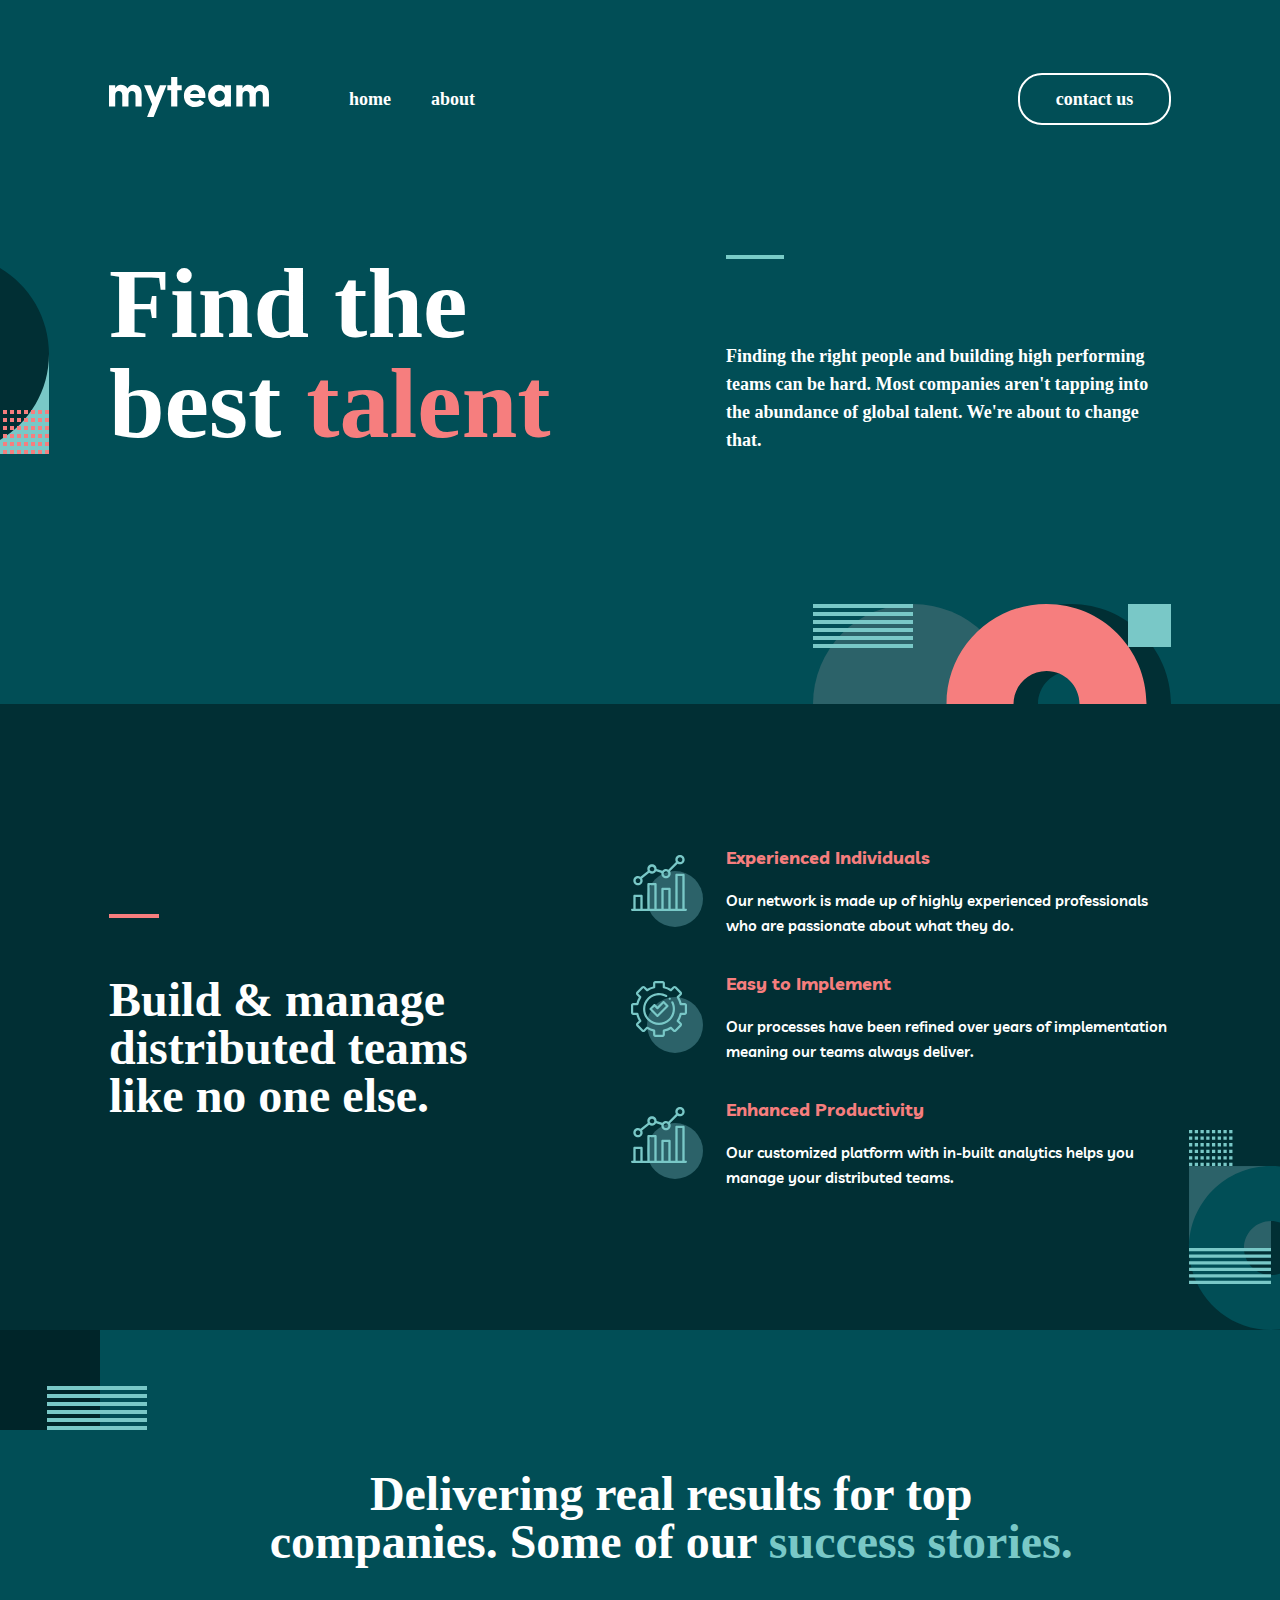
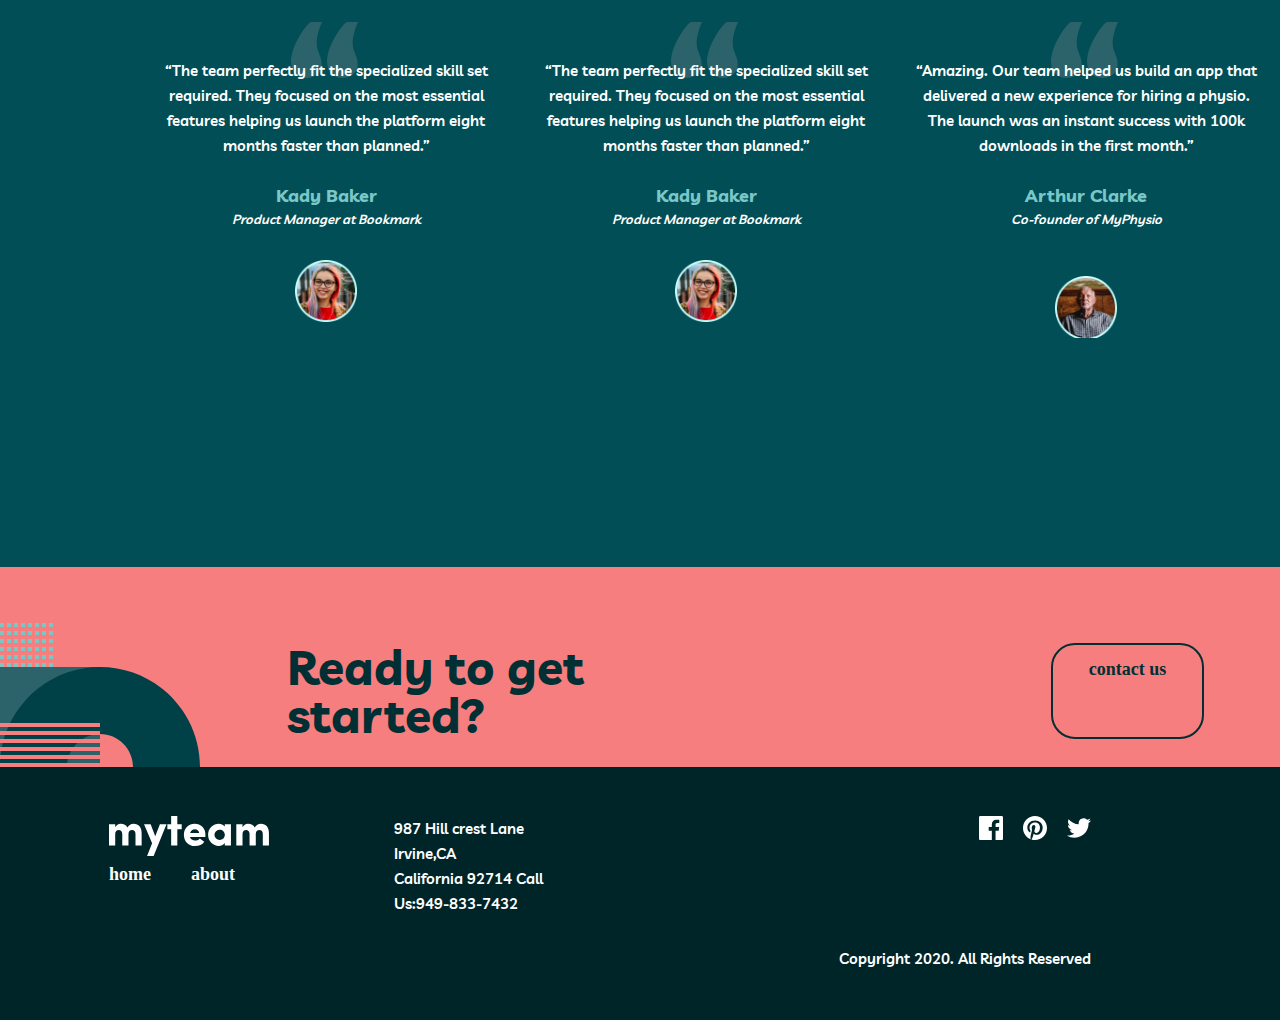
<file: index.html>
<!DOCTYPE html>
<html lang="en">
<head>
    <meta charset="UTF-8">
    <meta http-equiv="X-UA-Compatible" content="IE=edge">
    <meta name="viewport" content="width=device-width, initial-scale=1.0">
    <title>My Team</title>
    <link rel="stylesheet" href="./css/main.css">
    <link rel="icon" href="./images/myteam-logo.svg">
</head>
<body>
    <header class="site-header">
        <div class="container">
            <div class="header-top header">
                <div class="header-logo-wrapper">
                    <a href="/">
                        <img src="./images/myteam-logo.svg" alt="Site logo" width="160" height="40">
                    </a>
                    <nav class="header-navbar">
                        <ul class="navbar-list">
                            <li class="navbar-item">
                                <a class="navbar-link" href="#">home</a>
                            </li>
                            <li class="navbar-item">
                                <a class="navbar-link" href="#">about</a>
                            </li>
                        </ul>
                    </nav>
                    </ul>
                </div>
                <a class="header-contact-us-link" href="./contact.html">contact us</a>
            </div>
        </div>
    </header>
    <main class="site-main">
        <section class="hero-section">
            <div class="container">
                <div class="hero">
                    <div class="hero-title-wrapper">
                        <h1 class="hero-title">Find the best <span class="hero-title-color">talent</span></h1>
                    </div>
                    <div class="hero-text-wrapper">
                        <span class="hero-text-line"></span>
                        <p class="hero-text">Finding the right people and building high performing teams can be hard. Most companies aren't tapping into the abundance of global talent. We're about to change that.</p>
                    </div>
                </div>
            </div>
        </section>
        <section class="build-section">
            <div class="container">
                <div class="build">
                    <div class="build-title-wrapper">
                        <span class="build-title-line"></span>
                        <h2 class="build-title">Build & manage distributed teams like no one else.</h2>
                    </div>
                    <ul class="build-list">
                        <li class="build-item">
                            <img class="build-item-icon" src="./images/build-item-img3.svg" alt="Build item img" width="72" height="72">
                            <div class="build-item-content-wrapper">
                                <h3 class="build-item-subtitle">Experienced Individuals</h3>
                                <p class="build-item-text">Our network is made up of highly experienced professionals who are passionate about what they do.</p>
                            </div>
                        </li>
                        <li class="build-item two">
                            <img class="build-item-icon" src="./images/build-item-img2.svg" alt="Build item img" width="72" height="72">
                            <div class="build-item-content-wrapper">
                                <h3 class="build-item-subtitle">Easy to Implement</h3>
                                <p class="build-item-text">Our processes have been refined over years of implementation meaning our teams always deliver.</p>
                            </div>
                        </li>
                        <li class="build-item">
                            <img class="build-item-icon" src="./images/build-item-img3.svg" alt="Build item img" width="72" height="72">
                            <div class="build-item-content-wrapper">
                                <h3 class="build-item-subtitle">Enhanced Productivity</h3>
                                <p class="build-item-text">Our customized platform with in-built analytics helps you manage your distributed teams.</p>
                            </div>
                        </li>
                    </ul>
                </div>
            </div>
        </section>
        <section class="stories-section">
            <div class="container">
                <div class="stories">
                    <div class="stories-title-wrapper">
                        <h2 class="stories-title">Delivering real results for top companies. Some of our <span class="stories-title-line">success stories.</span></h2>
                    </div>
                    <ul class="stories-list">
                        <li class="stories-item">
                            <img class="stories-item-icon" src="./images/stories-skrolll.svg" alt="Skroll" width="67" height="56">
                            <p class="stories-item-text"> “The team perfectly fit the specialized skill set required. They focused on the most essential features helping us launch the platform eight months faster than planned.”</p>
                            <div class="stories-item-wrapper">
                                <h3 class="stories-item-title">Kady Baker</h3>
                                <p class="stories-item-text2"> <i>Product Manager at Bookmark</i></p>
                            </div>
                            <img class="kandy-baker" src="./images/Kady Baker-images.png" alt="Kady Baker" width="62" height="62">
                        </li>
                        <li class="stories-item">
                            <img class="stories-item-icon" src="./images/stories-skrolll.svg" alt="Skroll" width="67" height="56">
                            <p class="stories-item-text"> “The team perfectly fit the specialized skill set required. They focused on the most essential features helping us launch the platform eight months faster than planned.”</p>
                            <div class="stories-item-wrapper">
                                <h3 class="stories-item-title">Kady Baker</h3>
                                <p class="stories-item-text2"> <i>Product Manager at Bookmark</i></p>
                            </div>
                            <img class="kandy-baker" src="./images/Kady Baker-images.png" alt="Kady Baker" width="62" height="62">
                        </li>
                        <li class="stories-item">
                            <img class="stories-item-icon" src="./images/stories-skrolll.svg" alt="Skroll" width="67" height="56">
                            <p class="stories-item-text"> “Amazing. Our team helped us build an app that delivered a new experience for hiring a physio. The launch was an instant success with 100k downloads in the first month.”</p>
                            <div class="stories-item-wrapper">
                                <h3 class="stories-item-title">Arthur Clarke</h3>
                                <p class="stories-item-text2"> <i>Co-founder of MyPhysio</i></p>
                            </div>
                            <img class="kandy-baker2" src="./images/Arthur-img.png" alt="Kady Baker" width="62" height="62">
                        </li>
                    </ul>
                </div>
            </div>
        </section>
        <section class="ready-section">
            <div class="container">
                <div class="ready-wrapper">
                    <h2 class="ready-title">Ready to get started?</h2>
                    <a class="ready-contact-us-link" href="#">contact us</a>
                </div>
            </div>
        </section>
    </main>
    <footer class="myteam-footer">
        <div class="container">
            <div class="myteam">
                <div class="myteam-wrapper">
                    <div class="myteam-page-link">
                        <a class="myteam-footer-link" href="/">
                            <img class="my-team-img" src="./images/myteam-logo.svg" alt="myteam">
                        </a>
                        <ul class="navbar-list footer-nav">
                            <li class="navbar-item">
                                <a class="navbar-link" href="#">home</a>
                            </li>
                            <li class="navbar-item">
                               <a class="navbar-link" href="#">about</a>
                            </li>
                        </ul>
                    </div>
                    <p class="footer-text">987  Hill crest Lane <br> Irvine,CA <br> California 92714 Call <br> Us:949-833-7432</p>  
                    <div class="footer-massage-link">
                        <div class="footer-site-wrapper">
                            <a class="facebook" href="https://www.facebook.com/">
                                <img class="footer-site" src="./images/facebook.svg" alt="Facebook" width="24" height="24">
                            </a>
                            <a class="path" href="https://www.path.org//">
                                <img class="footer-site" src="./images/oath.svg" alt="Path" width="24" height="24">
                            </a>
                            <a class="twitter" href="https://x.com/home">
                                <img class="footer-site" src="./images/twitter.svg" alt="twitter" width="24" height="24">
                            </a>
                        </div>    
                        <p class="detline">Copyright 2020. All Rights Reserved</p>
                    </div>
                </div>
            </div>
        </div>
    </footer>
    
</body>
</html>
</file>
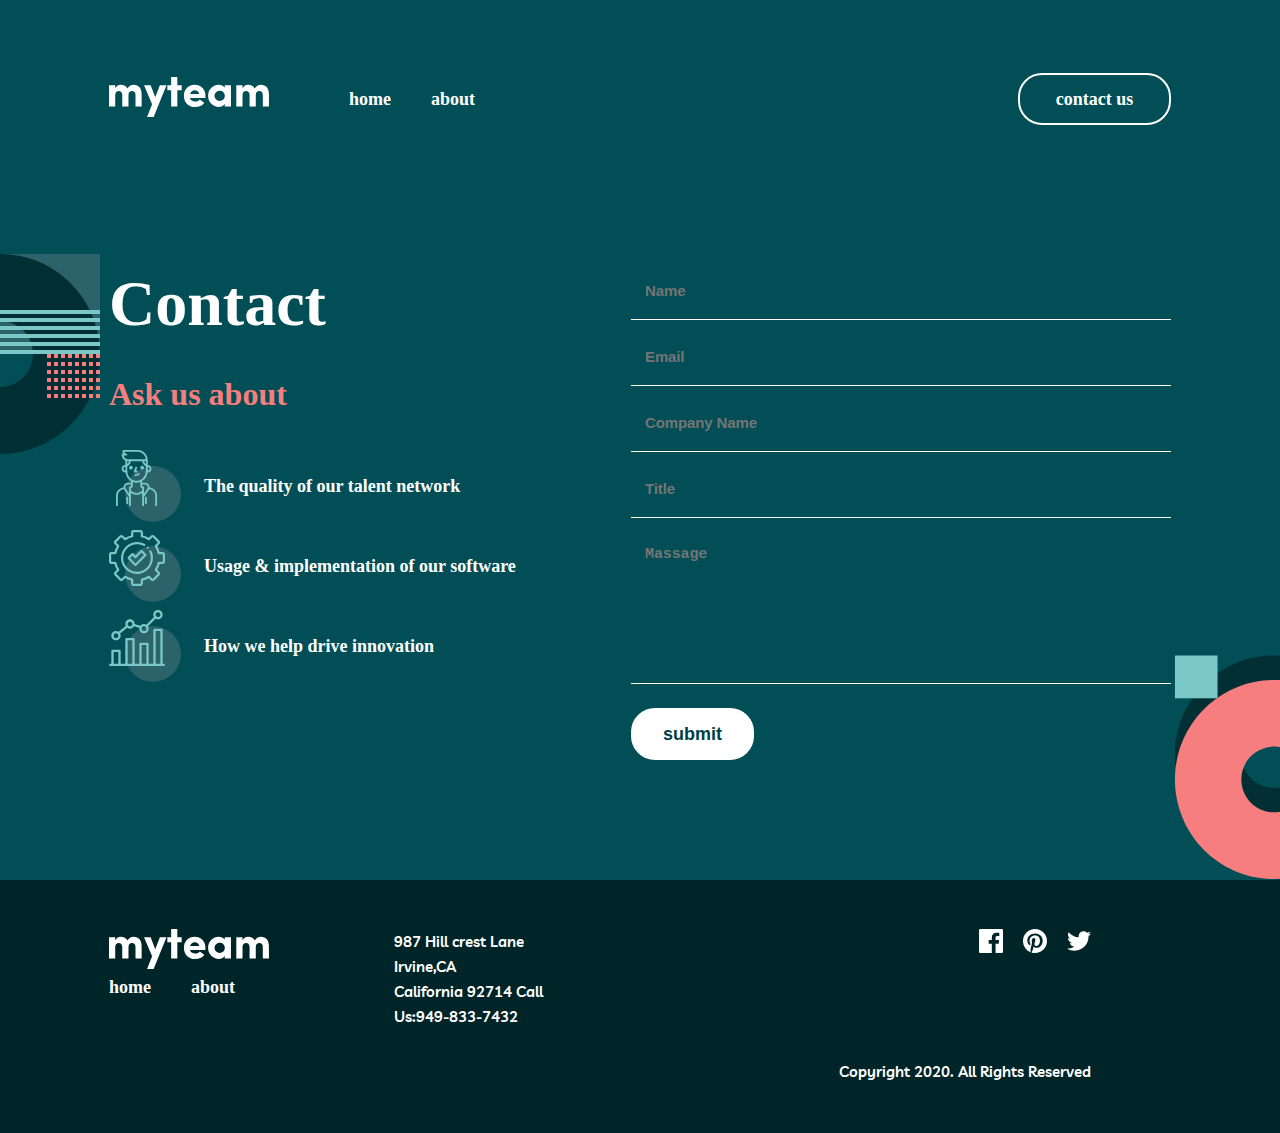
<file: contact.html>
<!DOCTYPE html>
<html lang="en">
<head>
    <meta charset="UTF-8">
    <meta http-equiv="X-UA-Compatible" content="IE=edge">
    <meta name="viewport" content="width=device-width, initial-scale=1.0">
    <link rel="icon" href="./images/myteam-logo.svg">
    <link rel="stylesheet" href="./css/main.css">
    <link rel="stylesheet" href="./index.html">
    <title>My Team</title>
</head>
<body>
    <header class="site-header">
        <div class="container">
            <div class="header-top header">
                <div class="header-logo-wrapper">
                    <a href="/">
                        <img src="./images/myteam-logo.svg" alt="Site logo" width="160" height="40">
                    </a>
                    <nav class="header-navbar">
                        <ul class="navbar-list">
                            <li class="navbar-item">
                                <a class="navbar-link" href="./index.html">home</a>
                            </li>
                            <li class="navbar-item">
                                <a class="navbar-link" href="#">about</a>
                            </li>
                        </ul>
                    </nav>
                    </ul>
                </div>
                <a class="header-contact-us-link" href="#">contact us</a>
            </div>
        </div>
    </header>
    <main>
        <section class="contact-hero-section">
            <div class="container">
                <div class="contact">
                    <div class="contact-content-wrapper">
                        <h2 class="contact-title">Contact</h2>
                        <h3 class="contect-text">Ask us about</h3>
                        <ul class="contect-list indormation">
                            <li class="contact-item">
                                <img class="information-img" src="./images/build-item-img.svg" alt="icon" width="72" height="72">
                                <p class="information-text">The quality of our talent network</p>
                            </li>
                            <li class="contact-item">
                                <img class="information-img" src="./images/build-item-img2.svg" alt="icon" width="72" height="72">
                                <p class="information-text">Usage & implementation of our software</p>
                            </li>
                            <li class="contact-item">
                                <img class="information-img" src="./images/build-item-img3.svg" alt="icon" width="72" height="72">
                                <p class="information-text">How we help drive innovation</p>
                            </li>
                        </ul>
                    </div>
                    <form class="contact-form" action="https://echo.htmlacademy.ru" method="post" autocomplete="off">
                        <input class="contact-input" type="text" name="user-name"
                        placeholder="Name" required aria-label="User-name">
                        <input class="contact-input" type="email" name="address"
                        placeholder="Email" required aria-label="User-email">
                        <input class="contact-input" type="text" name="company_name"
                        placeholder="Company Name" required aria-label="Company name">
                        <input class="contact-input" type="text" name="title"
                        placeholder="Title" required aria-label="Title">
                        <textarea class="contact-input" name="massage" placeholder="Massage" rows="5"></textarea>
                        <button class="contact-submit-btn" type="submit">submit</button>
                    </form>
                </div>
            </div>
        </section>
    </main>
    <footer class="myteam-footer">
        <div class="container">
            <div class="myteam">
                <div class="myteam-wrapper">
                    <div class="myteam-page-link">
                        <a class="myteam-footer-link" href="/">
                            <img class="my-team-img" src="./images/myteam-logo.svg" alt="myteam">
                        </a>
                        <ul class="navbar-list footer-nav">
                            <li class="navbar-item">
                                <a class="navbar-link" href="#">home</a>
                            </li>
                            <li class="navbar-item">
                               <a class="navbar-link" href="#">about</a>
                            </li>
                        </ul>
                    </div>
                    <p class="footer-text">987  Hill crest Lane <br> Irvine,CA <br> California 92714 Call <br> Us:949-833-7432</p>  
                    <div class="footer-massage-link">
                        <div class="footer-site-wrapper">
                            <a class="facebook" href="https://www.facebook.com/">
                                <img class="footer-site" src="./images/facebook.svg" alt="Facebook" width="24" height="24">
                            </a>
                            <a class="path" href="https://www.path.org//">
                                <img class="footer-site" src="./images/oath.svg" alt="Path" width="24" height="24">
                            </a>
                            <a class="twitter" href="https://x.com/home">
                                <img class="footer-site" src="./images/twitter.svg" alt="twitter" width="24" height="24">
                            </a>
                        </div>    
                        <p class="detline">Copyright 2020. All Rights Reserved</p>
                    </div>
                </div>
            </div>
        </div>
    </footer>
</body>
</html>
</file>
<file: css/main.css>
@font-face {
    font-display: swap;
    font-family: 'Livvic';
    font-style: normal;
    font-weight: 600;
    src: url('../fonts/livvic-v14-latin-600.woff2') format('woff2');
}
@font-face {
    font-display: swap; 
    font-family: 'Livvic';
    font-style: normal;
    font-weight: 700;
    src: url('../fonts/livvic-v14-latin-700.woff2') format('woff2');
}

:root{
    --bg-color:rgb(1, 78, 86);
    --link-hover:rgb(246, 126, 126);
    --link-color:rgb(255, 255, 255);
    --stories-text:rgb(121, 200, 199);
}

*{
    margin: 0;
    padding: 0;
    list-style: none;
    text-decoration: none;
    box-sizing: border-box;
}
body{
    background-color: var(--bg-color);
}
.container{
    width: 1110px;
    margin: 0 auto;
    padding: 0 24px;

}
/* reply style  */
.header, .hero, .build{
    display: flex;
    align-items: center;
    justify-content: space-between
}
/* reply style  */

/* header style start  */
.site-header{
    padding: 73px 0 129px;
}
.header-logo-wrapper{
    display: flex;
    align-items: center;
    gap: 80px;
}
.navbar-list{
    display: flex;
    align-items: center;
    gap: 40px;

}
.header-logo-link{
    display: inline-block;
}
.navbar-link{
    color: var(--link-color);
    color: rgb(255, 255, 255);
    font-size: 18px;
    font-weight: 600;
    line-height: 28px;
    letter-spacing: 0px;
    transition: 0.3s color linear;
}
.navbar-link:hover{
    color: var(--link-hover);
}
.header-contact-us-link{
    width: 153px;
    padding: 10px 0;
    border: 2px solid var(--link-color);
    border-radius: 24px;
    color: var(--link-color);
    font-size: 18px;
    font-weight: 600;
    line-height: 28px;
    letter-spacing: 0px;
    text-align: center;
    transition: 0.3s color linear;
}
.header-contact-us-link:hover{
    background-color: var(--link-color);
    color: var(--bg-color);
}
/* Header style end  */

/* HERO STYLE START  */
.hero-section{
    background-image: url("../images/bg-images.svg");
    background-repeat: no-repeat;
    background-size: 200px;
    background-position: calc(50% - 691px) 0;
}
.hero{
    padding-bottom: 250px;
    background-image: url(../images/bg-images2.svg);
    background-repeat: no-repeat;
    background-size: 358px 100px;
    background-position: bottom right;
    display: flex;
}
.hero-title-wrapper{
    width: 529px;
}
.hero-title{
    font-size: 100px;
    font-weight: 700;
    line-height: 100px;
    letter-spacing: 0px;
    color: var(--link-color);
}
.hero-title-color{
    color: var(--link-hover);
}
.hero-text-wrapper{
    width: 445px;
}
.hero-text-line {
    margin-bottom: 79px;
    display: inline-block;
    width: 58px;
    height: 4px;
    background-color: #79CBC7;
}
.hero-text{
    color: var(--link-color);
    font-size: 18px;
    font-weight: 600;
    line-height: 28px;
    letter-spacing: 0px;
}
/* HERO STYLE END  */

/* BUILD STYLE START  */
.build-section{
    padding: 140px 0;
    background-color: rgb(1, 47, 52);
    background-image: url(../images/Build-section-img.svg);
    background-repeat: no-repeat;
    background-size: 100px 200px;
    background-position: bottom right;
}
.build-title-wrapper{
    width: 445px;
}
.build-title-line{
    margin-bottom: 54px;
    display: inline-block;
    width: 50px;
    height: 4px;
    background-color:var(--link-hover)
}
.build-title {
    color: var(--link-color);
    font-size: 48px;
    font-weight: 700;
    line-height: 48px;
    letter-spacing: 0px;
}
.build-item {
    display: flex;
    align-items: center;
    gap: 23px;
}
.build-item-content-wrapper{
    width: 445px;
}
.build-item-subtitle{
    margin-bottom: 16px;
    color: var(--link-hover);
    font-family: Livvic;
    font-size: 18px;
    font-weight: 700;
    line-height: 28px;
    letter-spacing: 0px;
}
.build-item-text{
    color: var(--link-color);
    font-family: Livvic;
    font-size: 15px;
    font-weight: 600;
    line-height: 25px;
    letter-spacing: 0px;
}
.two{
    padding: 32px 0;
}
/* BUILD STYLE END  */

/* Stories style start  */
.stories-section {
    padding: 140px 127px 299px;
    background-color: var(--bg-color);
    background-image: url(../images/stories-top\ back-img.svg);
    background-repeat: no-repeat;
    background-size: 147px 100px;
    background-position: top left; 
}
.stories-title-wrapper {
    width: 828px;
    margin-left: 10%;
}
.stories-title {
    color: var(--link-color);
    font-size: 48px;
    font-weight: 700;
    line-height: 48px;
    letter-spacing: 0px;
    text-align: center;
}
.stories-title-line{
    color: var(--stories-text);
}
.stories-list {
    display: flex;
    width: 350px;
    height: 302px;
    gap: 30px;
}
.stories-item {
    margin-top: 56px;
}
.stories-item-icon{
    margin-left: 140px;
}
.stories-item-text {
    margin-top: -24px;
    color:  var(--link-color);
    font-family: Livvic;
    font-size: 15px;
    font-weight: 600;
    line-height: 25px;
    letter-spacing: 0px;
    text-align: center;
}
.stories-item-wrapper {
    width: 350px;
    margin-top: 24px;
}
.stories-item-title {
    color: var(--stories-text);
    font-family: Livvic;
    font-size: 18px;
    font-weight: 700;
    line-height: 28px;
    letter-spacing: 0px;
    text-align: center;    
}
.stories-item-text2 {
    color: var(--link-color);
    font-family: Livvic;
    font-size: 13px;
    font-weight: 500;
    line-height: 18px;
    letter-spacing: 0px;
    text-align: center;
}
.kandy-baker{
    margin: 32px 144px 11px;
}
.kandy-baker2{
    margin: 48px 144px 0;
}
/* Stories style end  */

/* ready style start  */
.ready-section {
    height: 200px;
    background-color:rgb(246, 126, 126) ;
    background-image: url(../images/ready-section-back-img.svg);
    background-repeat: no-repeat;
    background-size: 200px 144px;
    background-position: bottom left;
    padding:76px 260px 76px 263px ;
}
.ready-wrapper {
    display: flex;
    width: 917px;
    gap: 260px;
}
.ready-title {
    width: 504px;
    color: rgb(1, 47, 52);
    font-family: Livvic;
    font-size: 48px;
    font-weight: 700;
    line-height: 48px;
    letter-spacing: 0px;
    text-align: left;
}
.ready-link-wrapper{
    padding: 7px 30px;
    width: 153px;
    height: 48px;
    box-sizing: border-box;
    border: 2px solid rgb(1, 47, 52);
    border-radius: 24px;
    background-color: var(--link-hover);
    text-align: center;
}
.ready-contact-us-link{
    width: 153px;
    padding: 10px 0;
    border: 2px solid rgb(1, 47, 52);
    border-radius: 24px;
    color: rgb(1, 47, 52);
    font-size: 18px;
    font-weight: 600;
    line-height: 28px;
    letter-spacing: 0px;
    text-align: center;
    transition: 0.3s color linear;
}
.ready-contact-us-link:hover{
    background-color: rgb(1, 47, 52);
    color: var(--link-color);
}
/* Footer-stle-start  */
.myteam-footer{
    padding: 1px 0;
    background: rgb(0, 37, 41);
}
.myteam-wrapper {
    display: flex;
    margin-top: 48px;
    margin-bottom: 48px;
}
.footer-nav{
    margin-bottom: 25px;
}
.footer-text{
    width: 445px;
    margin-left: 125px;
    color: var(--link-color);
    font-family: Livvic;
    font-size: 15px;
    font-weight: 600;
    line-height: 25px;
    letter-spacing: 0px;
    text-align: left;
}
.footer-massage-link {
    text-align: right;
}
.facebook {
    display: inline-block;
    margin-bottom: 51px;
}
.path{
    display: inline-block;
    margin-left: 16px;
    margin-right: 16px;
}
.twitter{
    display: inline-block;
}
.footer-site{
    margin-bottom: 51px;
}
.detline {
    color: var(--link-color);
    font-family: Livvic;
    font-size: 15px;
    font-weight: 600;
    line-height: 25px;
    letter-spacing: 0px;
    text-align: right;
}

/* Contact-Page-style start */
.contact-hero-section {
    padding-bottom: 120px;
    background-image: url(../images/Contact-hero-bg1.svg),url(../images/Contact-hero-bg2.svg);
    background-repeat: no-repeat;
    background-size: 100px 200px, 112.5px 225px;
    background-position: left top, right bottom;
}
.contact {
    display: flex;
    justify-content: space-between;
}
.contact-content-wrapper {
    width: 453px;
}
.contact-title {
    margin-bottom: 16px;
    color: var(--link-color);
    font-size: 64px;
    font-weight: 700;
    line-height: 100px;
    letter-spacing: 0px;
}
.contect-text {
    margin-bottom: 32px;
    color: var(--link-hover);
    font-size: 32px;
    font-weight: 700;
    line-height: 48px;
    letter-spacing: 0px;
}
.contact-item {
    display: flex;
    align-items: center;
    gap: 23px;
}
.contact-item + .contact-item{
    margin-top: 8px;
}
.information-text {
    color: var(--link-color);
    font-size: 18px;
    font-weight: 700;
    line-height: 28px;
    letter-spacing: 0px;
}
.contact-form {
    width: 540px;
    display: flex;
    flex-direction: column;
}
.contact-input {
    margin-top: 24px;
    padding-left: 14px;
    padding-bottom: 16px;
    background-color: transparent;
    border: none;
    outline: none;
    border-bottom: 1.5px solid var(--link-color);
    color: var(--link-color);
    font-size: 15px;
    font-weight: 600;
    line-height: 25px;
    letter-spacing: -0.12px;
}
textarea{
    resize: none;
}
.contact-input:focus{
    border-bottom: 1.5px solid rgb(121, 200, 199);
}
.contact-input:focus::placeholder{
    color: #99B8BB;
}
.contact-submit-btn {
    width: 123px;
    padding: 10px 0;
    margin-top: 24px;
    box-sizing: border-box;
    border: 2px solid var(--link-color);
    border-radius: 24px;
    background: var(--link-color);
    color: rgb(0, 64, 71);
    font-size: 18px;
    font-weight: 600;
    line-height: 28px;
    letter-spacing: 0px;
    text-align: center;
    cursor: pointer;
    transition: 0.3s all;
}
.contact-submit-btn:hover{
    background: transparent;
    color: var(--link-color);
    border-color: var(--link-color);
}
</file>
